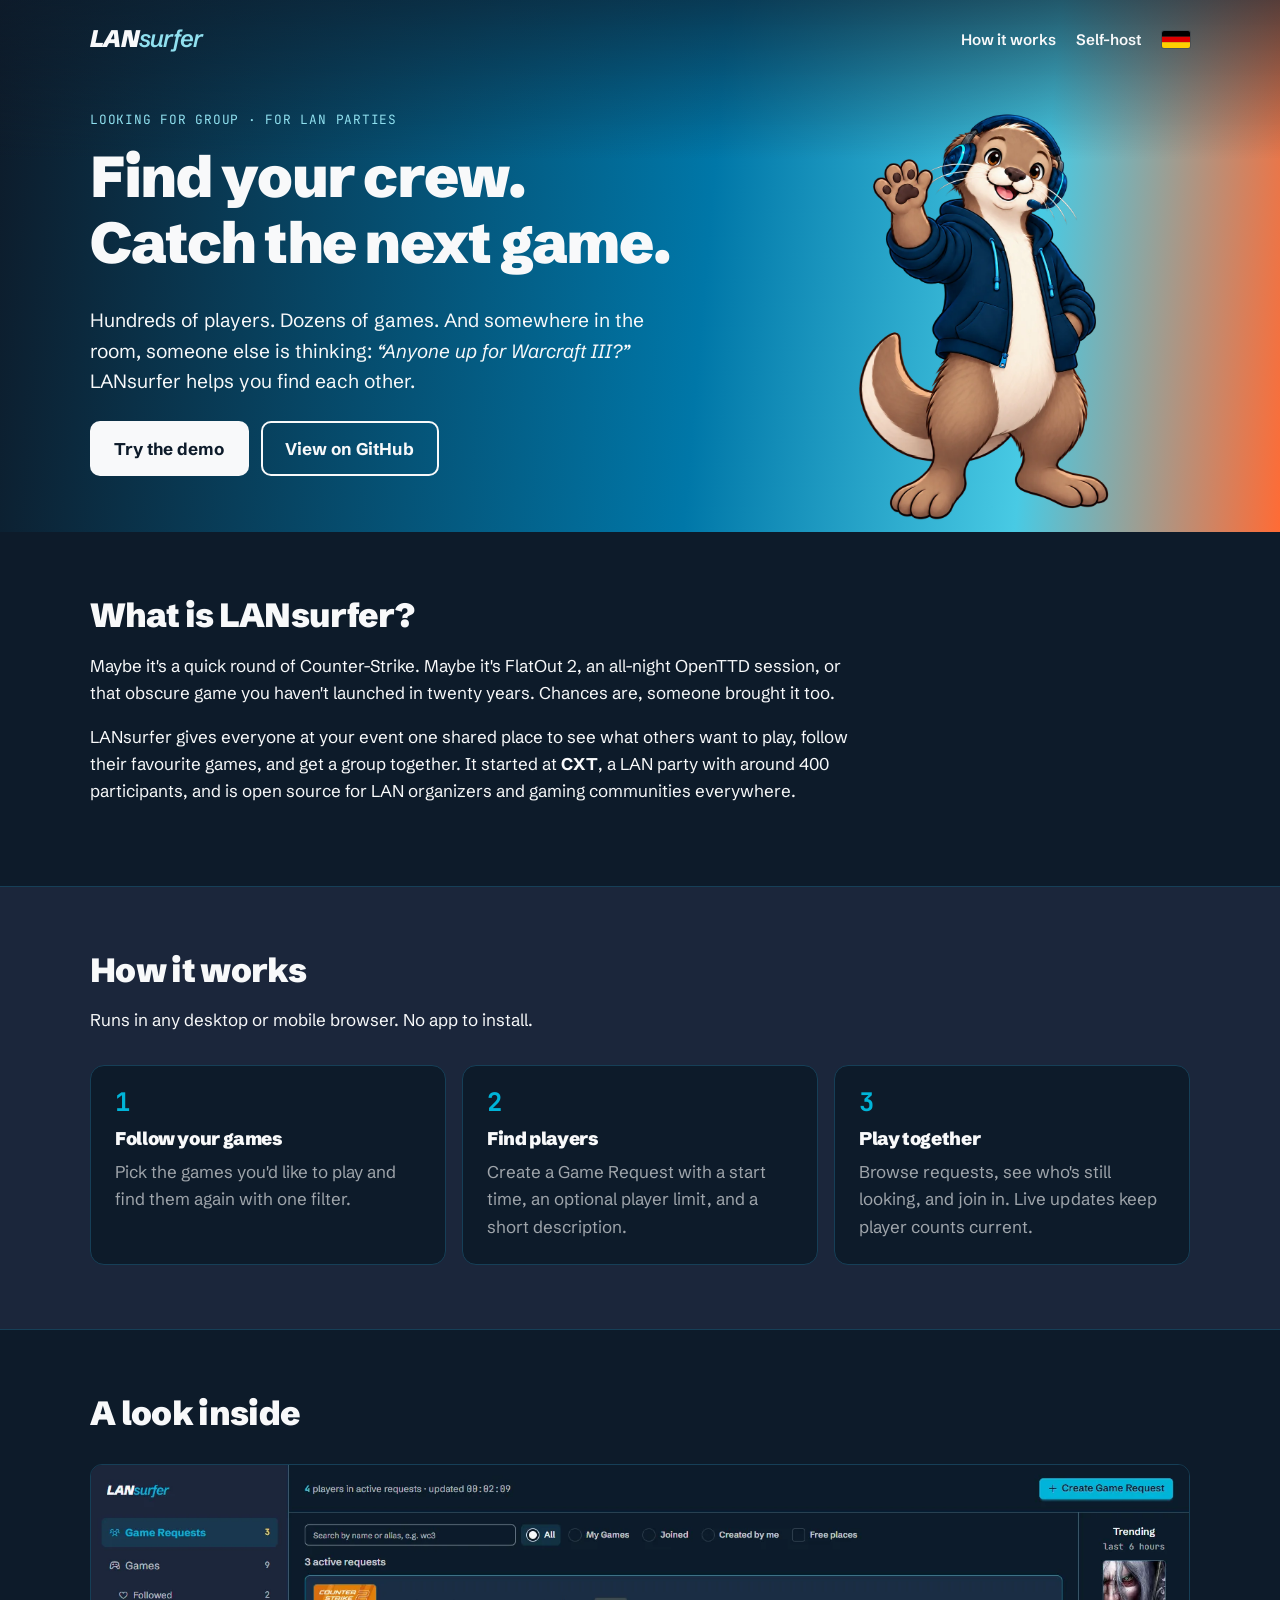
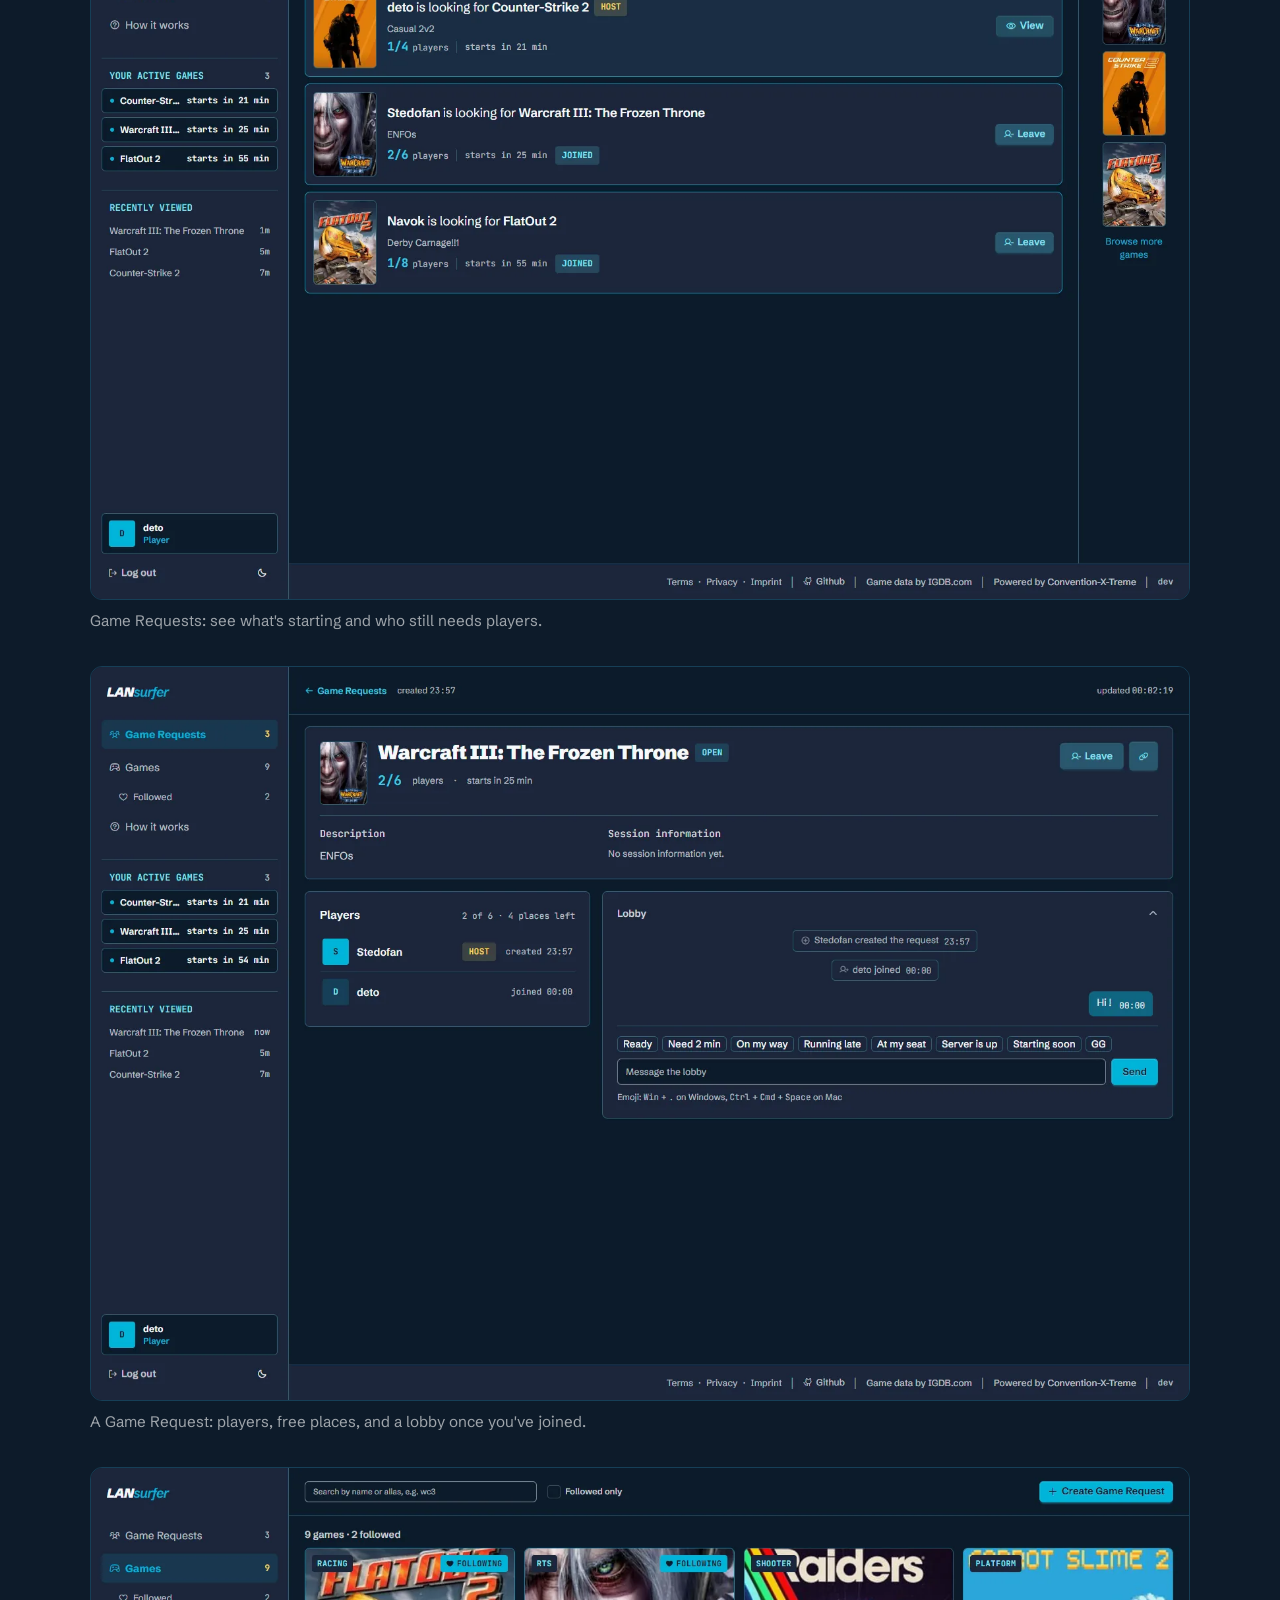
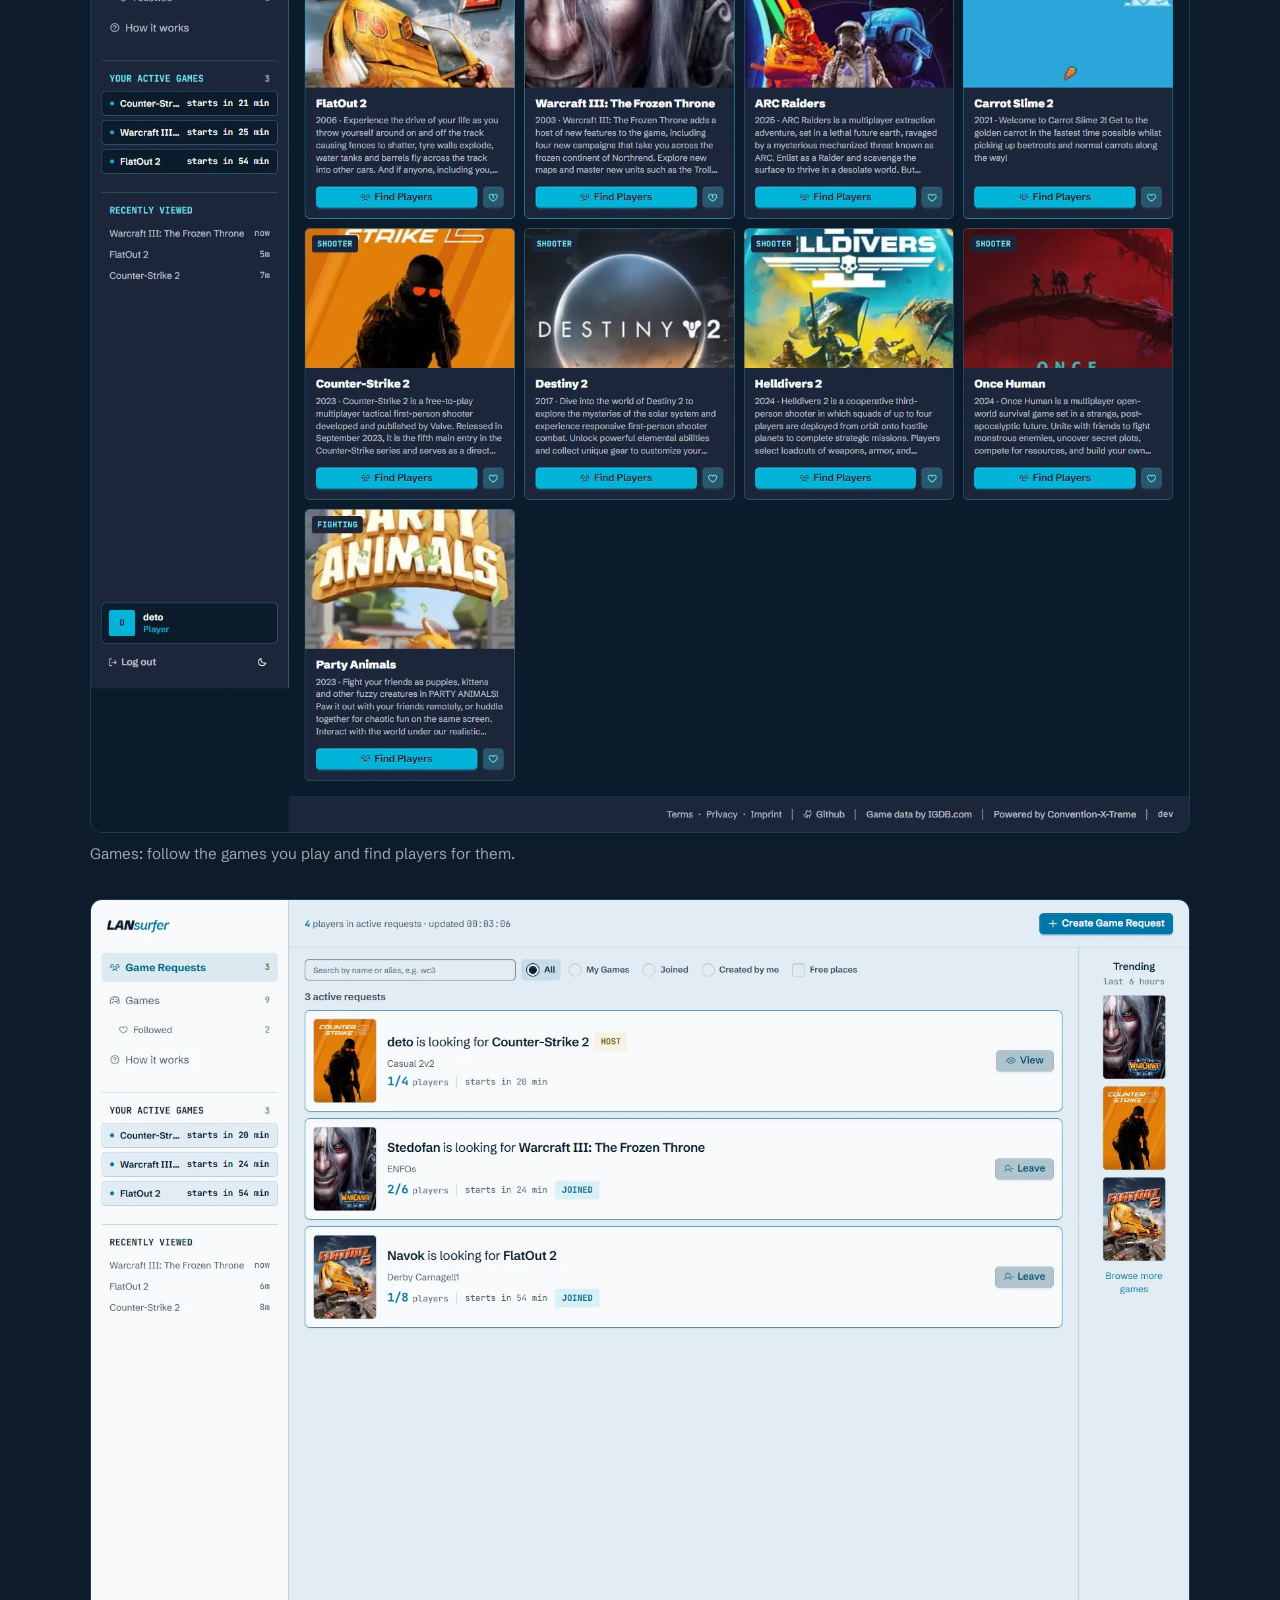
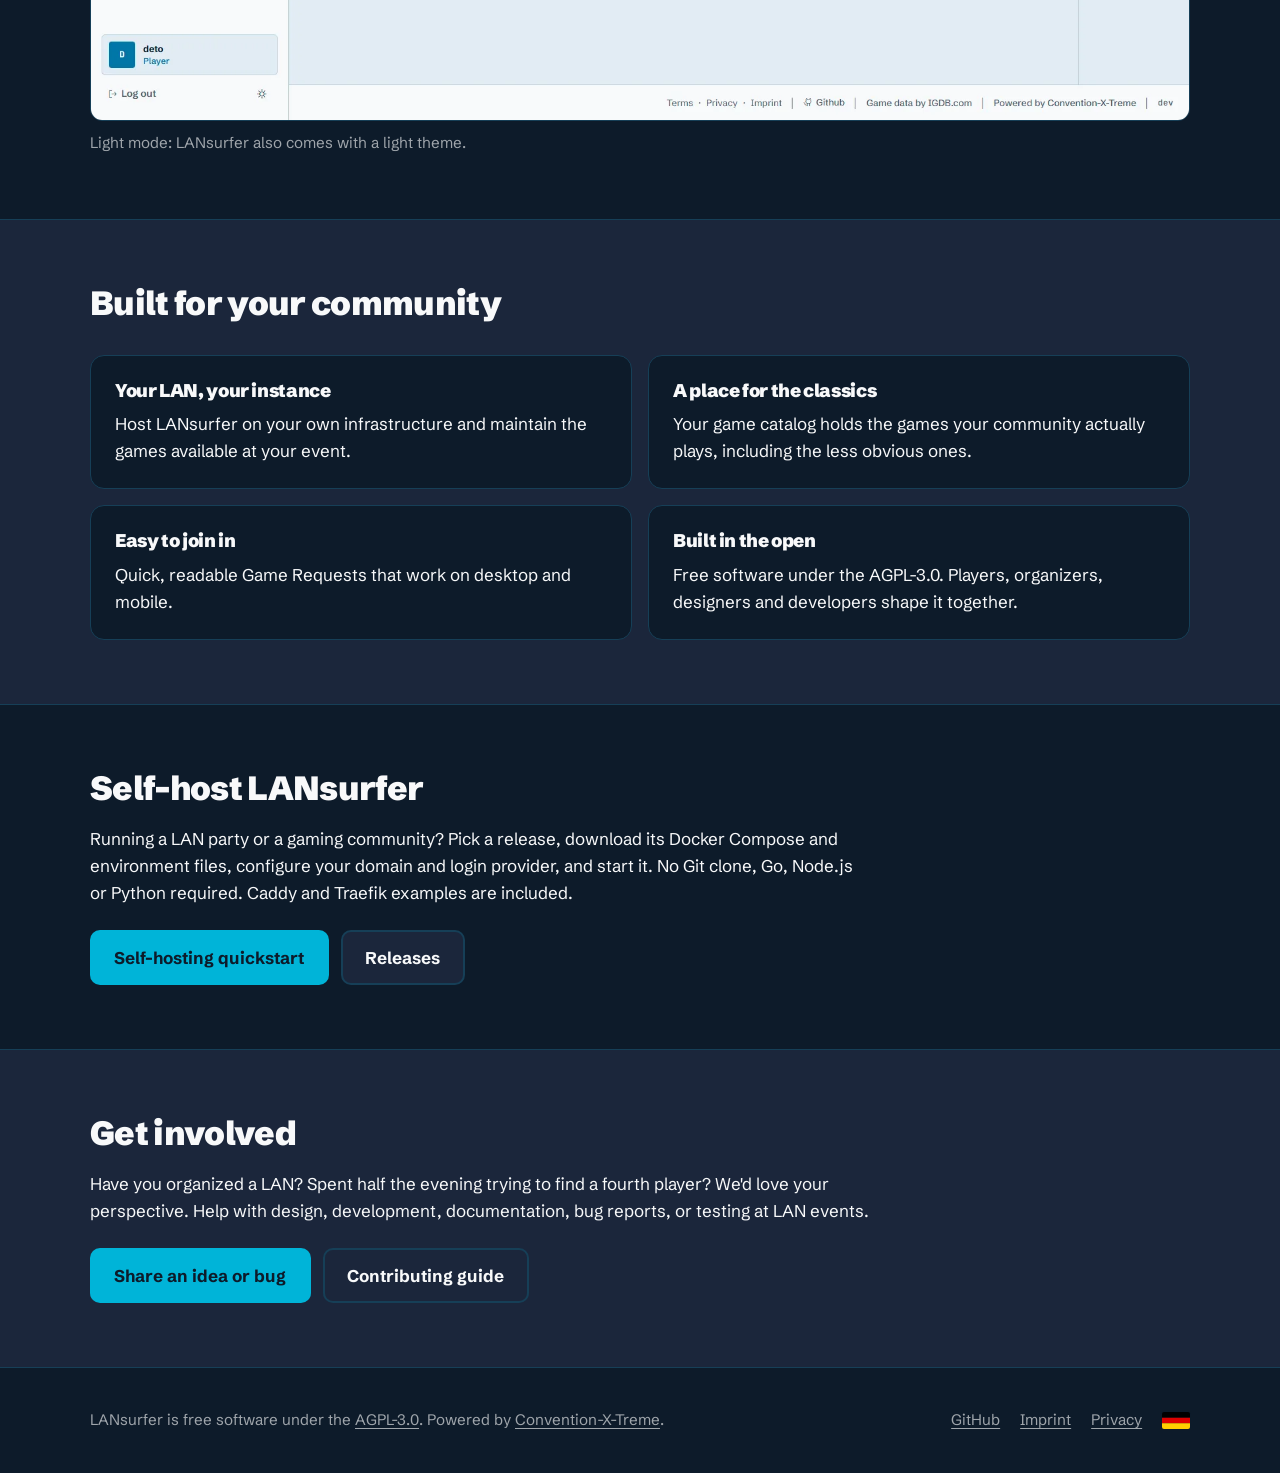
<file: site/index.html>
<!doctype html>
<html lang="en">
<head>
<meta charset="utf-8">
<meta name="viewport" content="width=device-width, initial-scale=1">
<title>LANsurfer – Find your crew. Catch the next game.</title>
<meta name="description" content="LANsurfer is a free, self-hosted Looking-for-Group platform for LAN parties and gaming communities. Follow games, find players, play together.">
<link rel="canonical" href="https://www.lansurfer.de/">
<link rel="alternate" hreflang="en" href="https://www.lansurfer.de/">
<link rel="alternate" hreflang="de" href="https://www.lansurfer.de/de/">
<link rel="alternate" hreflang="x-default" href="https://www.lansurfer.de/">
<link rel="icon" href="assets/images/favicon.ico" sizes="any">
<link rel="icon" href="assets/images/favicon-32.png" type="image/png">
<link rel="apple-touch-icon" href="assets/images/apple-touch-icon-180.png">
<link rel="stylesheet" href="assets/site.css">
</head>
<body>
<a class="skip" href="#main">Skip to content</a>
<header class="hero">
  <div class="wrap top">
    <a class="wordmark" href="./"><b>LAN</b><span>surfer</span></a>
    <nav aria-label="Main">
      <a class="hide-sm" href="#how">How it works</a>
      <a class="hide-sm" href="#self-host">Self-host</a>
      <a class="lang" href="de/" hreflang="de" lang="de" title="Deutsch"><img src="assets/images/flag-de.svg" width="25" height="15" alt="Deutsch"></a>
    </nav>
  </div>
  <div class="wrap hero-body">
    <div>
      <p class="mono">Looking for Group · for LAN parties</p>
      <h1>Find your crew. Catch the next game.</h1>
      <p class="lead">Hundreds of players. Dozens of games. And somewhere in the room, someone else is thinking: <em>“Anyone up for Warcraft III?”</em> LANsurfer helps you find each other.</p>
      <div class="actions">
        <a class="btn btn-primary" href="https://demo.lansurfer.de">Try the demo</a>
        <a class="btn btn-quiet" href="https://github.com/convention-x-treme/lansurfer">View on GitHub</a>
      </div>
    </div>
    <img class="otter" src="assets/images/mascot-welcome-pose.webp" width="1040" height="1189" alt="The LANsurfer otter with a headset, waving hello">
  </div>
</header>

<main id="main">
  <section class="wrap intro" id="about">
    <h2>What is LANsurfer?</h2>
    <p>Maybe it's a quick round of Counter-Strike. Maybe it's FlatOut 2, an all-night OpenTTD session, or that obscure game you haven't launched in twenty years. Chances are, someone brought it too.</p>
    <p>LANsurfer gives everyone at your event one shared place to see what others want to play, follow their favourite games, and get a group together. It started at <strong>CXT</strong>, a LAN party with around 400 participants, and is open source for LAN organizers and gaming communities everywhere.</p>
  </section>

  <section class="alt" id="how">
    <div class="wrap">
      <h2>How it works</h2>
      <p>Runs in any desktop or mobile browser. No app to install.</p>
      <ol class="steps">
        <li class="card"><h3>Follow your games</h3><p>Pick the games you'd like to play and find them again with one filter.</p></li>
        <li class="card"><h3>Find players</h3><p>Create a Game Request with a start time, an optional player limit, and a short description.</p></li>
        <li class="card"><h3>Play together</h3><p>Browse requests, see who's still looking, and join in. Live updates keep player counts current.</p></li>
      </ol>
    </div>
  </section>

  <section class="wrap" id="look">
    <h2>A look inside</h2>
    <div class="shots">
      <figure>
        <img src="assets/screenshots/game-requests-dark.webp" width="1665" height="1112" loading="lazy" alt="Game Requests list with open requests for Counter-Strike 2, Warcraft III: The Frozen Throne and FlatOut 2">
        <figcaption>Game Requests: see what's starting and who still needs players.</figcaption>
      </figure>
      <figure>
        <img src="assets/screenshots/game-request-dark.webp" width="1665" height="1112" loading="lazy" alt="A Warcraft III: The Frozen Throne Game Request with two of six players and the lobby chat">
        <figcaption>A Game Request: players, free places, and a lobby once you've joined.</figcaption>
      </figure>
      <figure>
        <img src="assets/screenshots/games-dark.webp" width="1665" height="1462" loading="lazy" alt="Game catalog with cover art for FlatOut 2, Warcraft III, Counter-Strike 2, Helldivers 2 and more, each with a Find Players button">
        <figcaption>Games: follow the games you play and find players for them.</figcaption>
      </figure>
      <figure>
        <img src="assets/screenshots/game-requests-light.webp" width="1665" height="1244" loading="lazy" alt="The Game Requests list in LANsurfer's light theme">
        <figcaption>Light mode: LANsurfer also comes with a light theme.</figcaption>
      </figure>
    </div>
  </section>

  <section class="alt">
    <div class="wrap">
      <h2>Built for your community</h2>
      <div class="split">
        <div class="card"><h3>Your LAN, your instance</h3><p>Host LANsurfer on your own infrastructure and maintain the games available at your event.</p></div>
        <div class="card"><h3>A place for the classics</h3><p>Your game catalog holds the games your community actually plays, including the less obvious ones.</p></div>
        <div class="card"><h3>Easy to join in</h3><p>Quick, readable Game Requests that work on desktop and mobile.</p></div>
        <div class="card"><h3>Built in the open</h3><p>Free software under the AGPL-3.0. Players, organizers, designers and developers shape it together.</p></div>
      </div>
    </div>
  </section>

  <section class="wrap intro" id="self-host">
    <h2>Self-host LANsurfer</h2>
    <p>Running a LAN party or a gaming community? Pick a release, download its Docker Compose and environment files, configure your domain and login provider, and start it. No Git clone, Go, Node.js or Python required. Caddy and Traefik examples are included.</p>
    <div class="actions">
      <a class="btn btn-primary" href="https://github.com/convention-x-treme/lansurfer/blob/main/docs/SELF_HOSTING.md">Self-hosting quickstart</a>
      <a class="btn btn-quiet" href="https://github.com/convention-x-treme/lansurfer/releases">Releases</a>
    </div>
  </section>

  <section class="alt" id="involved">
    <div class="wrap intro">
      <h2>Get involved</h2>
      <p>Have you organized a LAN? Spent half the evening trying to find a fourth player? We'd love your perspective. Help with design, development, documentation, bug reports, or testing at LAN events.</p>
      <div class="actions">
        <a class="btn btn-primary" href="https://github.com/convention-x-treme/lansurfer/issues">Share an idea or bug</a>
        <a class="btn btn-quiet" href="https://github.com/convention-x-treme/lansurfer/blob/main/CONTRIBUTING.md">Contributing guide</a>
      </div>
    </div>
  </section>
</main>

<footer>
  <div class="wrap">
    <span>LANsurfer is free software under the <a href="https://github.com/convention-x-treme/lansurfer/blob/main/LICENSE">AGPL-3.0</a>. Powered by <a href="https://www.convention-x-treme.de">Convention-X-Treme</a>.</span>
    <nav aria-label="Footer">
      <a href="https://github.com/convention-x-treme/lansurfer">GitHub</a>
      <a href="imprint/">Imprint</a>
      <a href="privacy/">Privacy</a>
      <a class="lang" href="de/" hreflang="de" lang="de" title="Deutsch"><img src="assets/images/flag-de.svg" width="25" height="15" alt="Deutsch"></a>
    </nav>
  </div>
</footer>
</body>
</html>
</file>
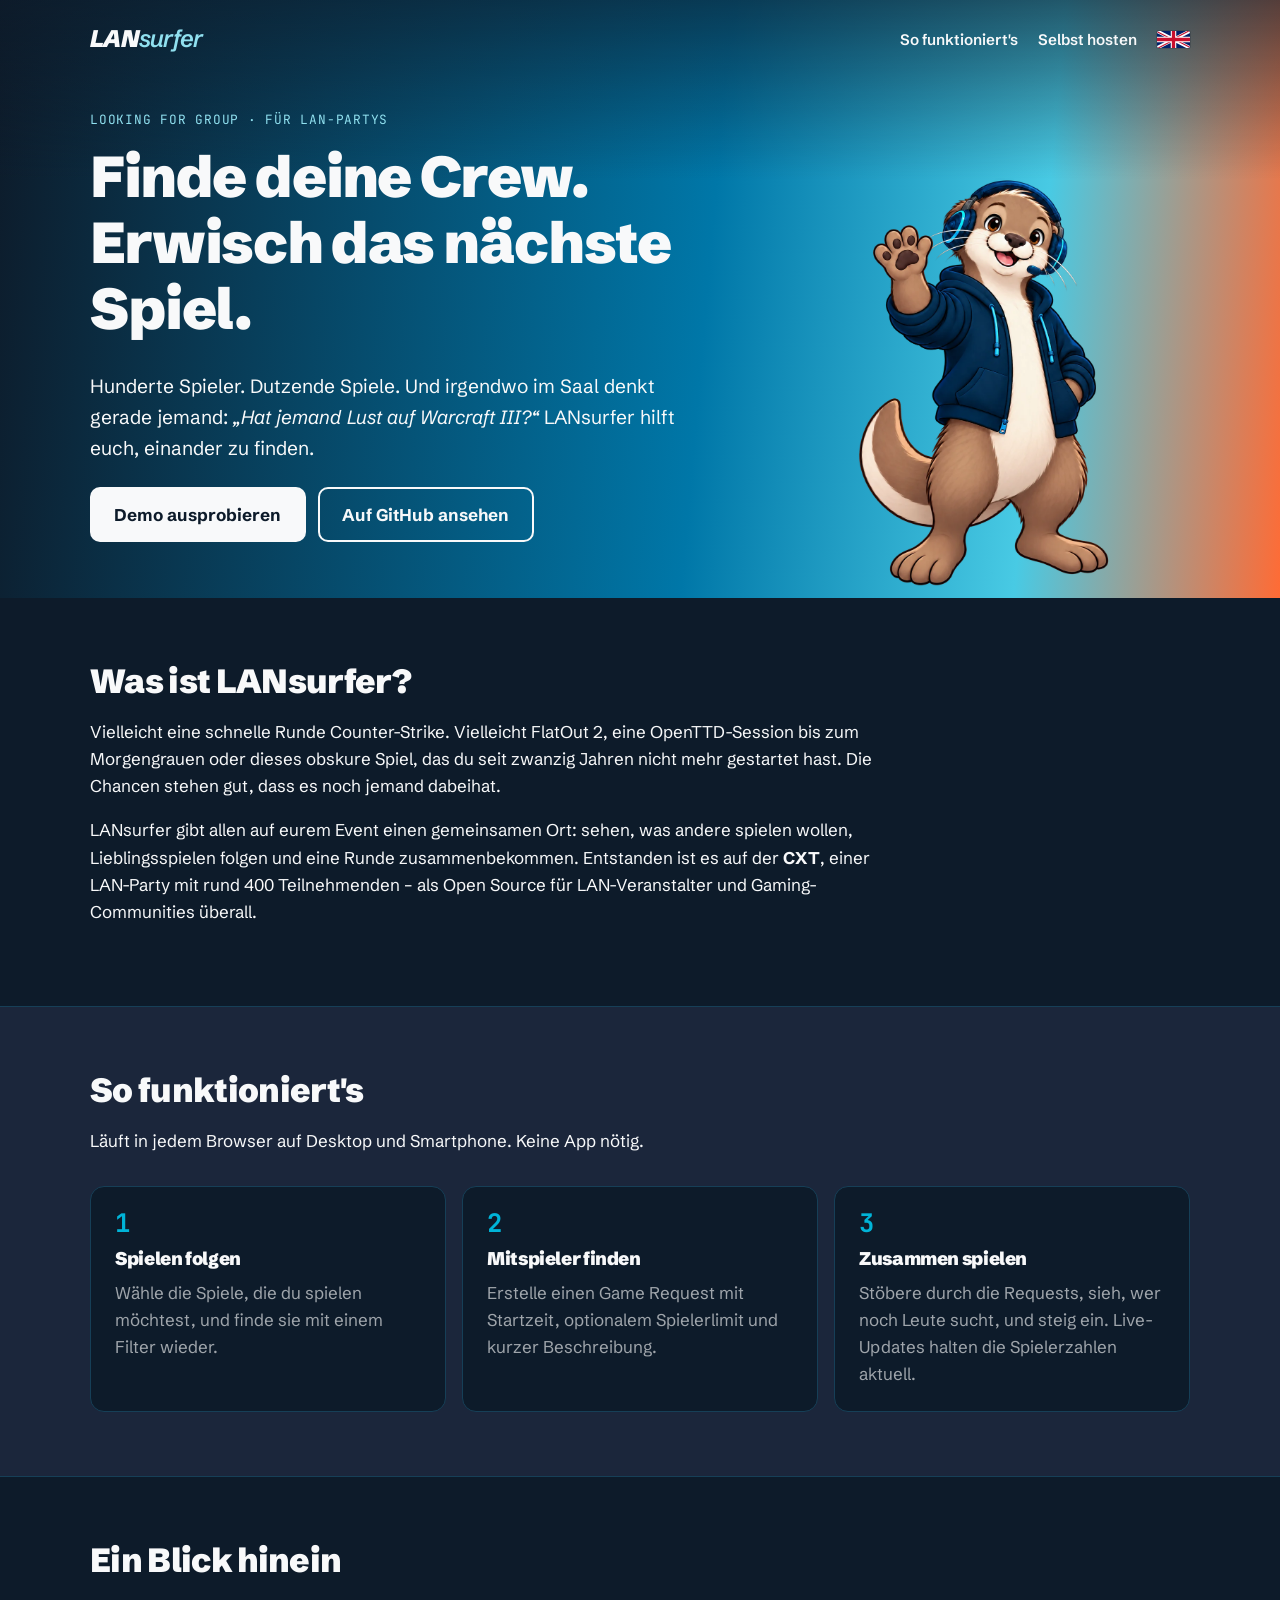
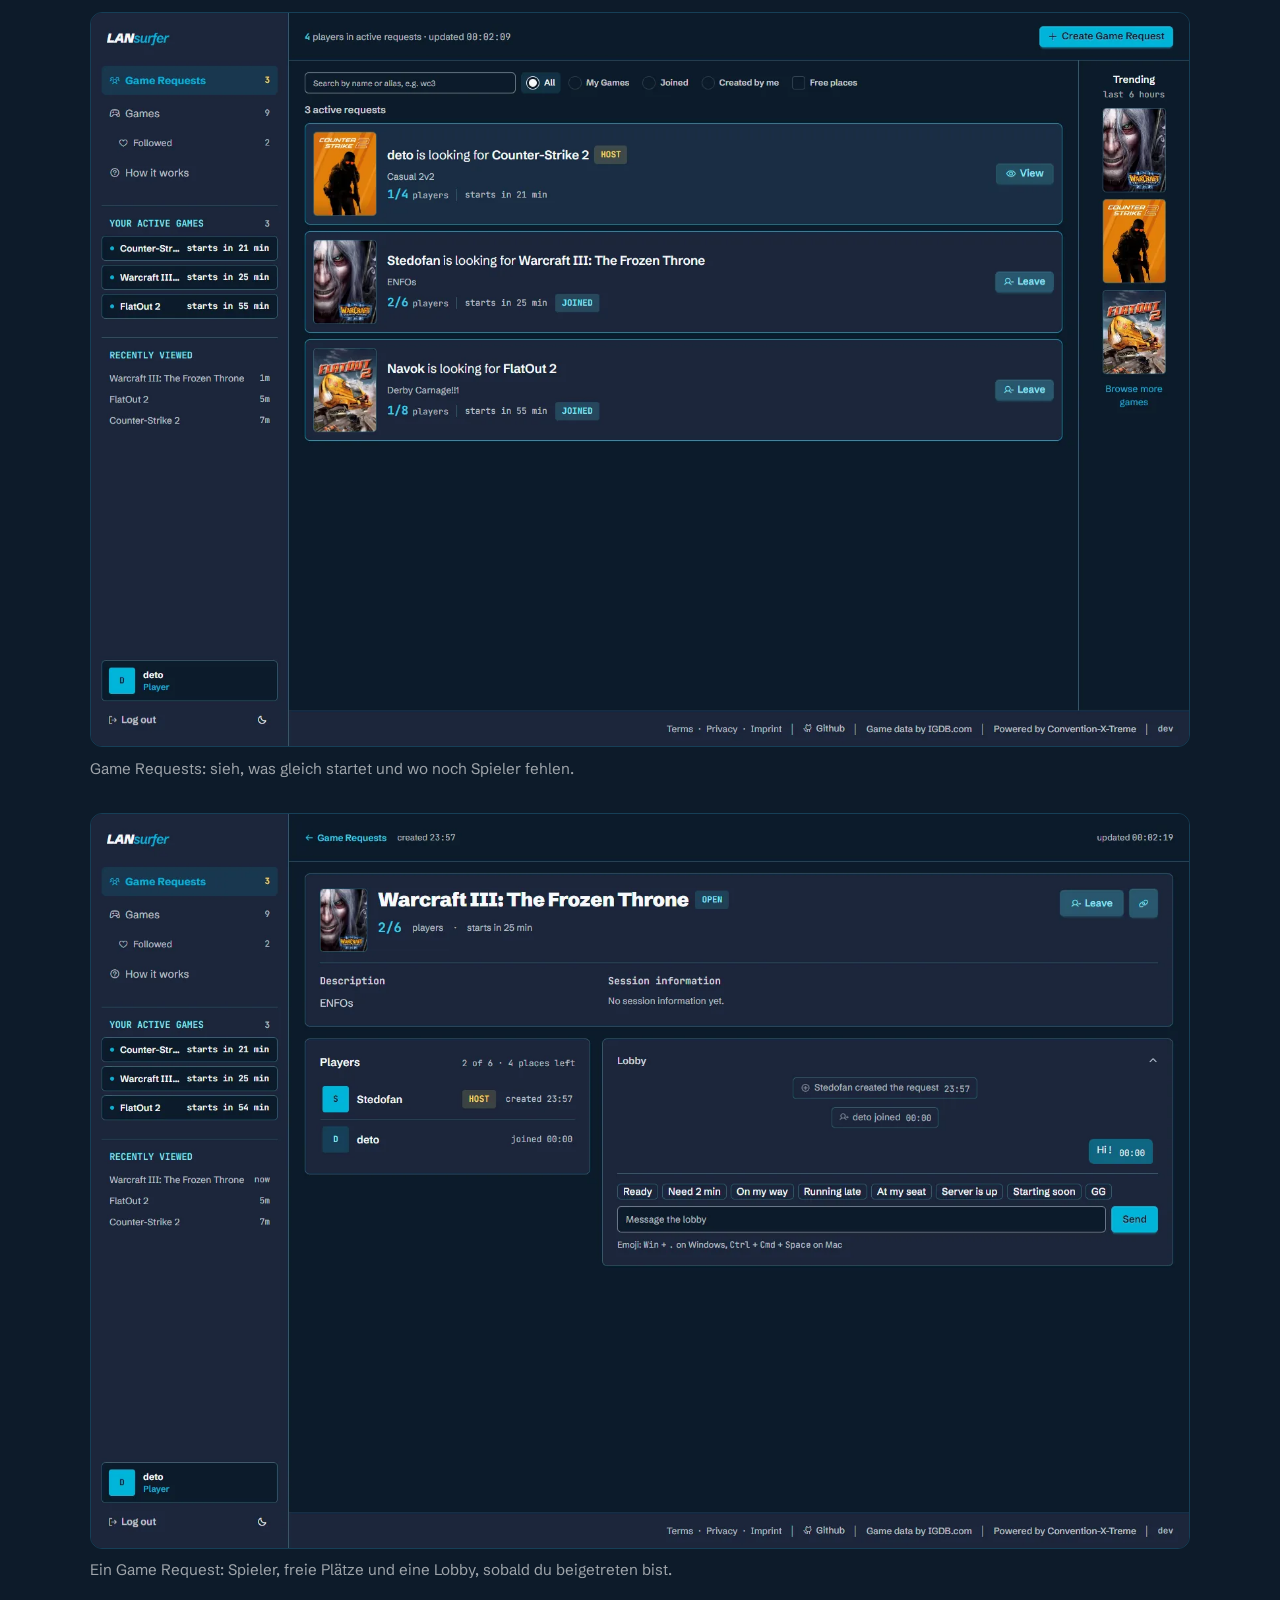
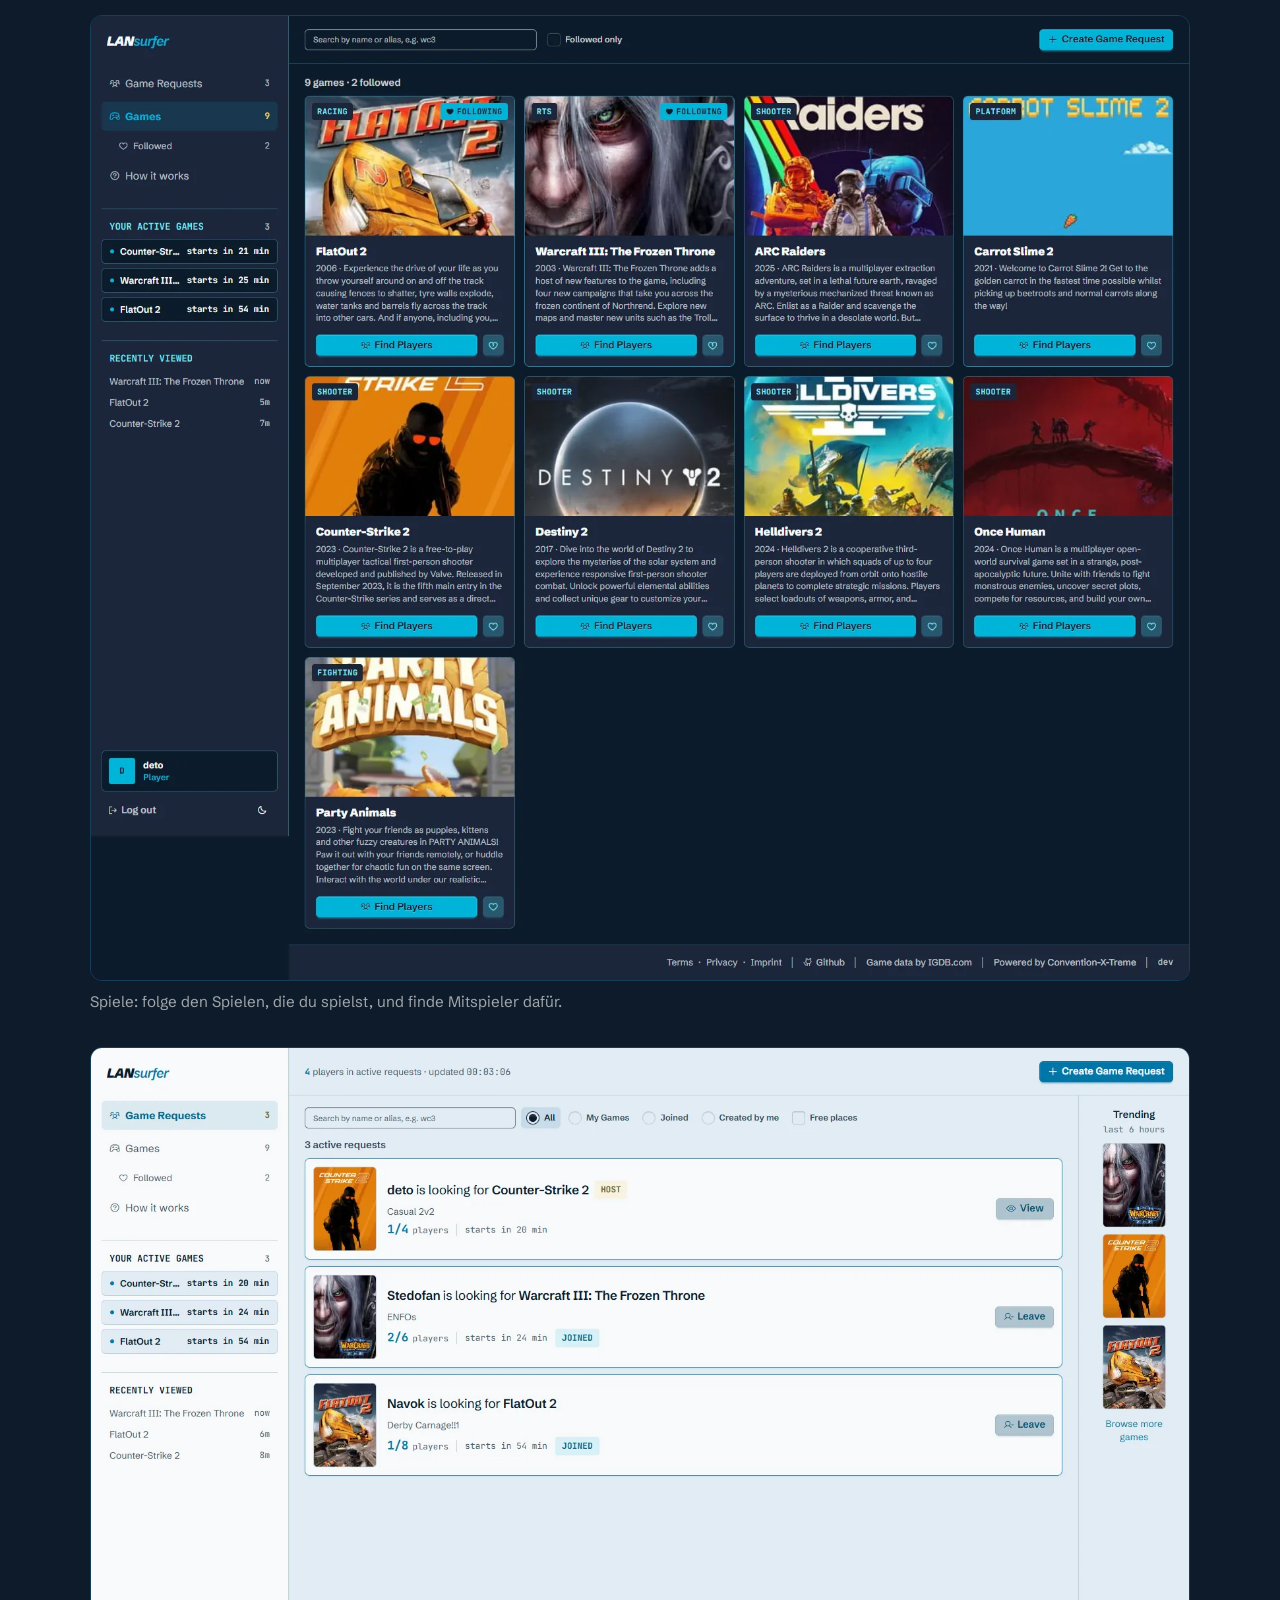
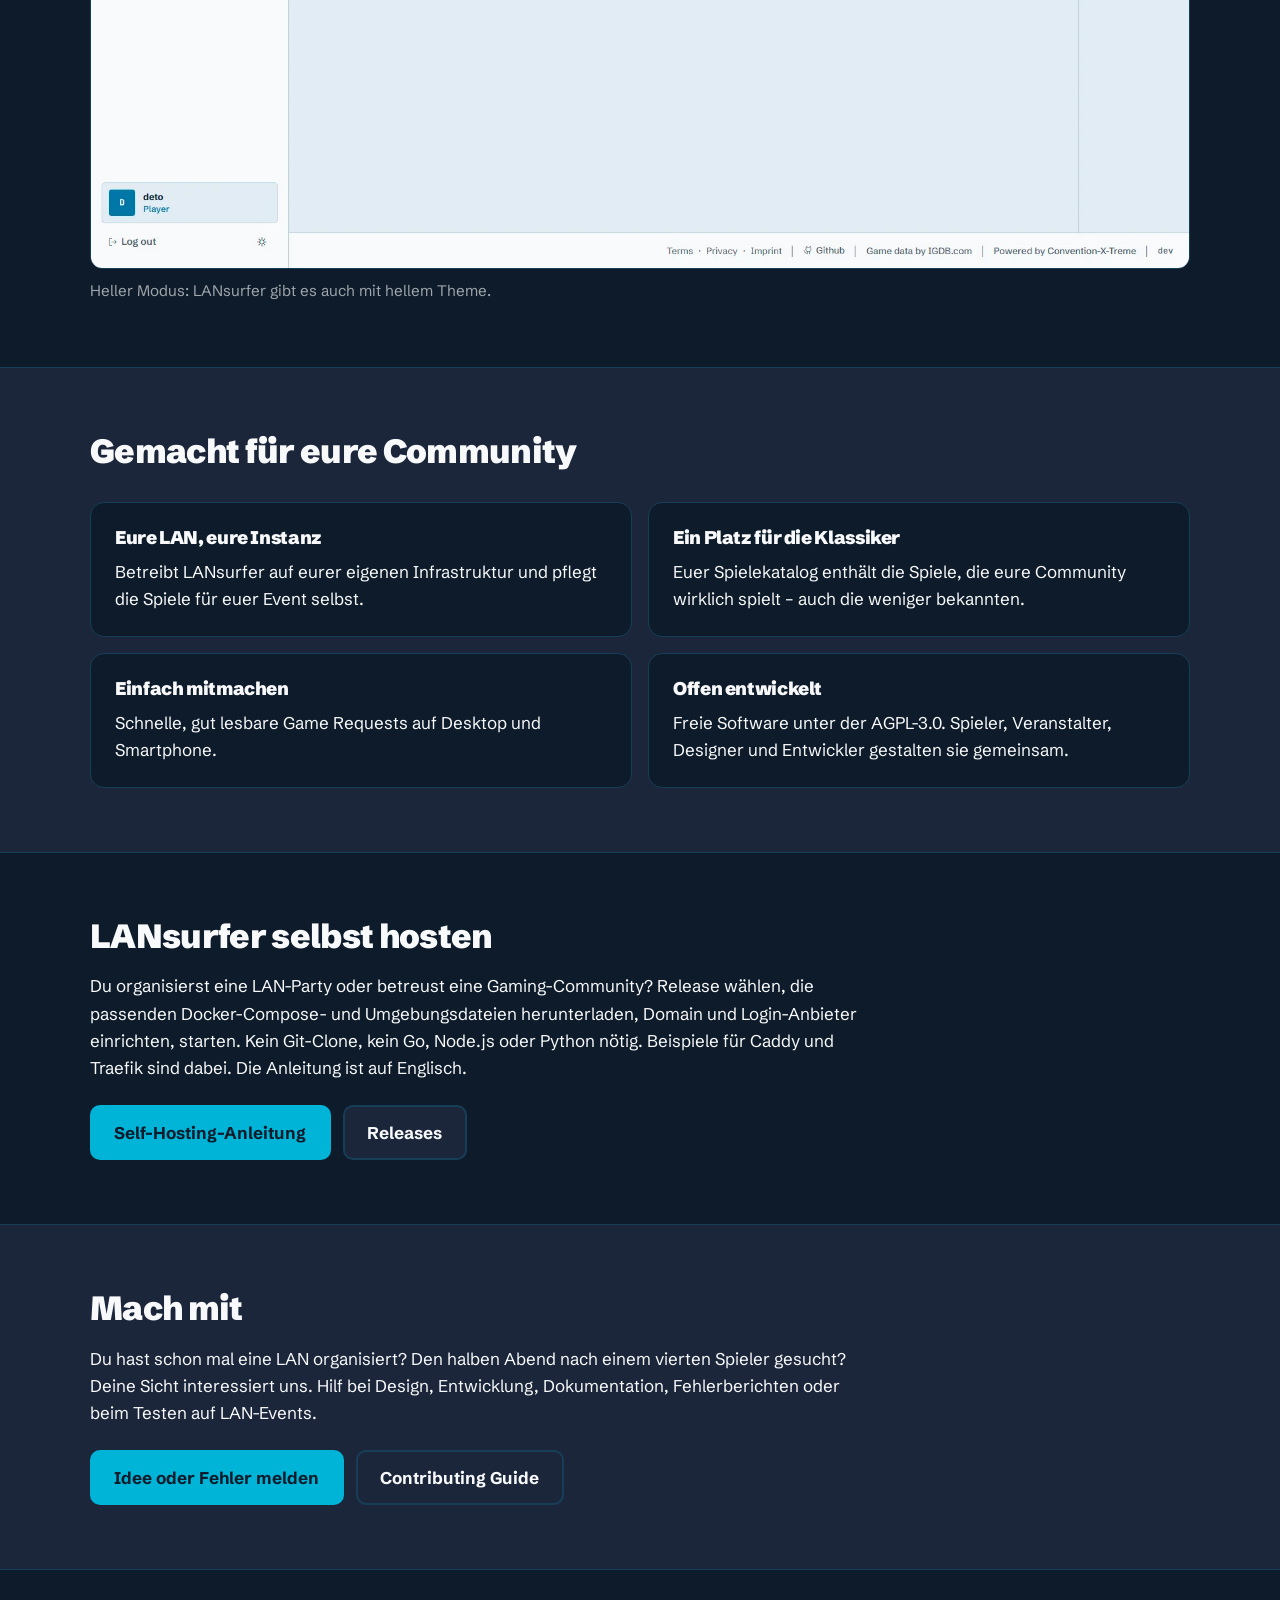
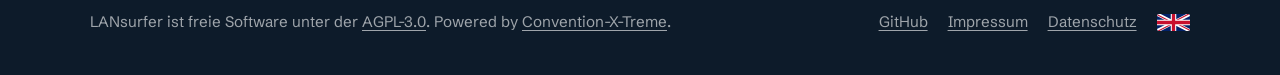
<file: site/de/index.html>
<!doctype html>
<html lang="de">
<head>
<meta charset="utf-8">
<meta name="viewport" content="width=device-width, initial-scale=1">
<title>LANsurfer – Finde deine Crew. Erwisch das nächste Spiel.</title>
<meta name="description" content="LANsurfer ist eine freie, selbst gehostete Looking-for-Group-Plattform für LAN-Partys und Gaming-Communities. Spielen folgen, Mitspieler finden, zusammen zocken.">
<link rel="canonical" href="https://www.lansurfer.de/de/">
<link rel="alternate" hreflang="en" href="https://www.lansurfer.de/">
<link rel="alternate" hreflang="de" href="https://www.lansurfer.de/de/">
<link rel="alternate" hreflang="x-default" href="https://www.lansurfer.de/">
<link rel="icon" href="../assets/images/favicon.ico" sizes="any">
<link rel="icon" href="../assets/images/favicon-32.png" type="image/png">
<link rel="apple-touch-icon" href="../assets/images/apple-touch-icon-180.png">
<link rel="stylesheet" href="../assets/site.css">
</head>
<body>
<a class="skip" href="#main">Zum Inhalt springen</a>
<header class="hero">
  <div class="wrap top">
    <a class="wordmark" href="./"><b>LAN</b><span>surfer</span></a>
    <nav aria-label="Hauptnavigation">
      <a class="hide-sm" href="#how">So funktioniert's</a>
      <a class="hide-sm" href="#self-host">Selbst hosten</a>
      <a class="lang" href="../" hreflang="en" lang="en" title="English"><img src="../assets/images/flag-gb.svg" width="30" height="15" alt="English"></a>
    </nav>
  </div>
  <div class="wrap hero-body">
    <div>
      <p class="mono">Looking for Group · für LAN-Partys</p>
      <h1>Finde deine Crew. Erwisch das nächste Spiel.</h1>
      <p class="lead">Hunderte Spieler. Dutzende Spiele. Und irgendwo im Saal denkt gerade jemand: <em>„Hat jemand Lust auf Warcraft III?“</em> LANsurfer hilft euch, einander zu finden.</p>
      <div class="actions">
        <a class="btn btn-primary" href="https://demo.lansurfer.de">Demo ausprobieren</a>
        <a class="btn btn-quiet" href="https://github.com/convention-x-treme/lansurfer">Auf GitHub ansehen</a>
      </div>
    </div>
    <img class="otter" src="../assets/images/mascot-welcome-pose.webp" width="1040" height="1189" alt="Der LANsurfer-Otter mit Headset winkt zur Begrüßung">
  </div>
</header>

<main id="main">
  <section class="wrap intro" id="about">
    <h2>Was ist LANsurfer?</h2>
    <p>Vielleicht eine schnelle Runde Counter-Strike. Vielleicht FlatOut 2, eine OpenTTD-Session bis zum Morgengrauen oder dieses obskure Spiel, das du seit zwanzig Jahren nicht mehr gestartet hast. Die Chancen stehen gut, dass es noch jemand dabeihat.</p>
    <p>LANsurfer gibt allen auf eurem Event einen gemeinsamen Ort: sehen, was andere spielen wollen, Lieblingsspielen folgen und eine Runde zusammenbekommen. Entstanden ist es auf der <strong>CXT</strong>, einer LAN-Party mit rund 400 Teilnehmenden – als Open Source für LAN-Veranstalter und Gaming-Communities überall.</p>
  </section>

  <section class="alt" id="how">
    <div class="wrap">
      <h2>So funktioniert's</h2>
      <p>Läuft in jedem Browser auf Desktop und Smartphone. Keine App nötig.</p>
      <ol class="steps">
        <li class="card"><h3>Spielen folgen</h3><p>Wähle die Spiele, die du spielen möchtest, und finde sie mit einem Filter wieder.</p></li>
        <li class="card"><h3>Mitspieler finden</h3><p>Erstelle einen Game Request mit Startzeit, optionalem Spielerlimit und kurzer Beschreibung.</p></li>
        <li class="card"><h3>Zusammen spielen</h3><p>Stöbere durch die Requests, sieh, wer noch Leute sucht, und steig ein. Live-Updates halten die Spielerzahlen aktuell.</p></li>
      </ol>
    </div>
  </section>

  <section class="wrap" id="look">
    <h2>Ein Blick hinein</h2>
    <div class="shots">
      <figure>
        <img src="../assets/screenshots/game-requests-dark.webp" width="1665" height="1112" loading="lazy" alt="Liste der Game Requests mit offenen Runden für Counter-Strike 2, Warcraft III: The Frozen Throne und FlatOut 2">
        <figcaption>Game Requests: sieh, was gleich startet und wo noch Spieler fehlen.</figcaption>
      </figure>
      <figure>
        <img src="../assets/screenshots/game-request-dark.webp" width="1665" height="1112" loading="lazy" alt="Ein Game Request für Warcraft III: The Frozen Throne mit zwei von sechs Spielern und dem Lobby-Chat">
        <figcaption>Ein Game Request: Spieler, freie Plätze und eine Lobby, sobald du beigetreten bist.</figcaption>
      </figure>
      <figure>
        <img src="../assets/screenshots/games-dark.webp" width="1665" height="1462" loading="lazy" alt="Spielekatalog mit Covern von FlatOut 2, Warcraft III, Counter-Strike 2, Helldivers 2 und weiteren, jeweils mit „Find Players“-Button">
        <figcaption>Spiele: folge den Spielen, die du spielst, und finde Mitspieler dafür.</figcaption>
      </figure>
      <figure>
        <img src="../assets/screenshots/game-requests-light.webp" width="1665" height="1244" loading="lazy" alt="Die Game-Requests-Liste im hellen Theme von LANsurfer">
        <figcaption>Heller Modus: LANsurfer gibt es auch mit hellem Theme.</figcaption>
      </figure>
    </div>
  </section>

  <section class="alt">
    <div class="wrap">
      <h2>Gemacht für eure Community</h2>
      <div class="split">
        <div class="card"><h3>Eure LAN, eure Instanz</h3><p>Betreibt LANsurfer auf eurer eigenen Infrastruktur und pflegt die Spiele für euer Event selbst.</p></div>
        <div class="card"><h3>Ein Platz für die Klassiker</h3><p>Euer Spielekatalog enthält die Spiele, die eure Community wirklich spielt – auch die weniger bekannten.</p></div>
        <div class="card"><h3>Einfach mitmachen</h3><p>Schnelle, gut lesbare Game Requests auf Desktop und Smartphone.</p></div>
        <div class="card"><h3>Offen entwickelt</h3><p>Freie Software unter der AGPL-3.0. Spieler, Veranstalter, Designer und Entwickler gestalten sie gemeinsam.</p></div>
      </div>
    </div>
  </section>

  <section class="wrap intro" id="self-host">
    <h2>LANsurfer selbst hosten</h2>
    <p>Du organisierst eine LAN-Party oder betreust eine Gaming-Community? Release wählen, die passenden Docker-Compose- und Umgebungsdateien herunterladen, Domain und Login-Anbieter einrichten, starten. Kein Git-Clone, kein Go, Node.js oder Python nötig. Beispiele für Caddy und Traefik sind dabei. Die Anleitung ist auf Englisch.</p>
    <div class="actions">
      <a class="btn btn-primary" href="https://github.com/convention-x-treme/lansurfer/blob/main/docs/SELF_HOSTING.md" hreflang="en">Self-Hosting-Anleitung</a>
      <a class="btn btn-quiet" href="https://github.com/convention-x-treme/lansurfer/releases">Releases</a>
    </div>
  </section>

  <section class="alt" id="involved">
    <div class="wrap intro">
      <h2>Mach mit</h2>
      <p>Du hast schon mal eine LAN organisiert? Den halben Abend nach einem vierten Spieler gesucht? Deine Sicht interessiert uns. Hilf bei Design, Entwicklung, Dokumentation, Fehlerberichten oder beim Testen auf LAN-Events.</p>
      <div class="actions">
        <a class="btn btn-primary" href="https://github.com/convention-x-treme/lansurfer/issues">Idee oder Fehler melden</a>
        <a class="btn btn-quiet" href="https://github.com/convention-x-treme/lansurfer/blob/main/CONTRIBUTING.md" hreflang="en">Contributing Guide</a>
      </div>
    </div>
  </section>
</main>

<footer>
  <div class="wrap">
    <span>LANsurfer ist freie Software unter der <a href="https://github.com/convention-x-treme/lansurfer/blob/main/LICENSE">AGPL-3.0</a>. Powered by <a href="https://www.convention-x-treme.de">Convention-X-Treme</a>.</span>
    <nav aria-label="Fußzeile">
      <a href="https://github.com/convention-x-treme/lansurfer">GitHub</a>
      <a href="impressum/">Impressum</a>
      <a href="datenschutz/">Datenschutz</a>
      <a class="lang" href="../" hreflang="en" lang="en" title="English"><img src="../assets/images/flag-gb.svg" width="30" height="15" alt="English"></a>
    </nav>
  </div>
</footer>
</body>
</html>
</file>
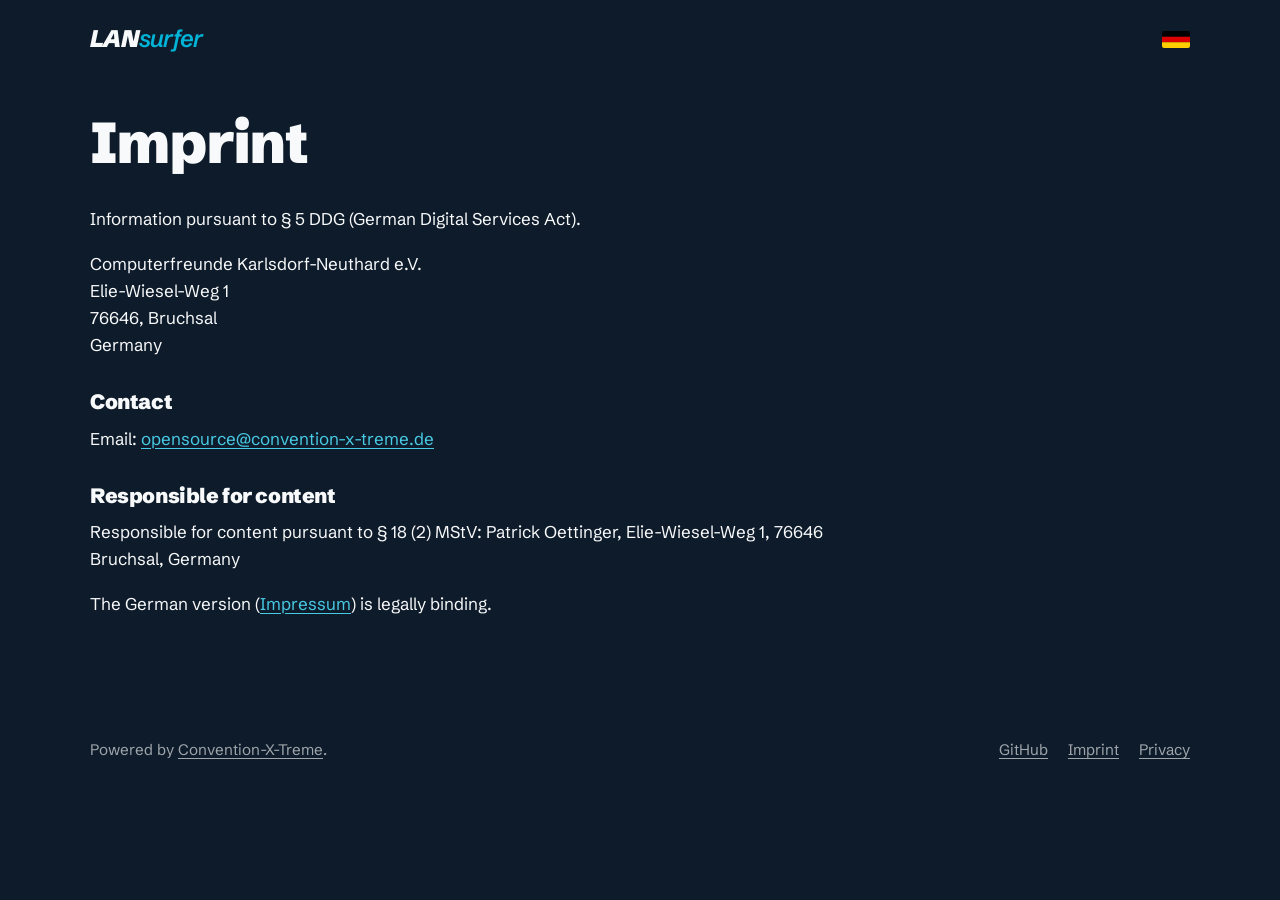
<file: site/imprint/index.html>
<!doctype html>
<html lang="en">
<head>
<meta charset="utf-8">
<meta name="viewport" content="width=device-width, initial-scale=1">
<title>Imprint – LANsurfer</title>
<meta name="description" content="Imprint of the LANsurfer project website.">
<link rel="canonical" href="https://www.lansurfer.de/imprint/">
<link rel="alternate" hreflang="en" href="https://www.lansurfer.de/imprint/">
<link rel="alternate" hreflang="de" href="https://www.lansurfer.de/de/impressum/">
<link rel="alternate" hreflang="x-default" href="https://www.lansurfer.de/imprint/">
<link rel="icon" href="../assets/images/favicon.ico" sizes="any">
<link rel="icon" href="../assets/images/favicon-32.png" type="image/png">
<link rel="apple-touch-icon" href="../assets/images/apple-touch-icon-180.png">
<link rel="stylesheet" href="../assets/site.css">
</head>
<body>
<a class="skip" href="#main">Skip to content</a>
<header class="wrap top">
  <a class="wordmark" href="../"><b>LAN</b><span>surfer</span></a>
  <nav aria-label="Main">
    <a class="lang" href="../de/impressum/" hreflang="de" lang="de" title="Deutsch"><img src="../assets/images/flag-de.svg" width="25" height="15" alt="Deutsch"></a>
  </nav>
</header>
<main id="main" class="wrap legal">
<h1>Imprint</h1>
<p>Information pursuant to § 5 DDG (German Digital Services Act).</p>
<p>Computerfreunde Karlsdorf-Neuthard e.V.<br>Elie-Wiesel-Weg 1<br>76646, Bruchsal<br>Germany</p>
<h2>Contact</h2>
<p>Email: <a href="mailto:opensource@convention-x-treme.de">opensource@convention-x-treme.de</a></p>
<h2>Responsible for content</h2>
<p>Responsible for content pursuant to § 18 (2) MStV: Patrick Oettinger, Elie-Wiesel-Weg 1, 76646 Bruchsal, Germany</p>
<p>The German version (<a href="../de/impressum/" hreflang="de">Impressum</a>) is legally binding.</p>
</main>
<footer>
  <div class="wrap">
    <span>Powered by <a href="https://www.convention-x-treme.de">Convention-X-Treme</a>.</span>
    <nav aria-label="Footer">
      <a href="https://github.com/convention-x-treme/lansurfer">GitHub</a>
      <a href="../imprint/">Imprint</a>
      <a href="../privacy/">Privacy</a>
    </nav>
  </div>
</footer>
</body>
</html>
</file>
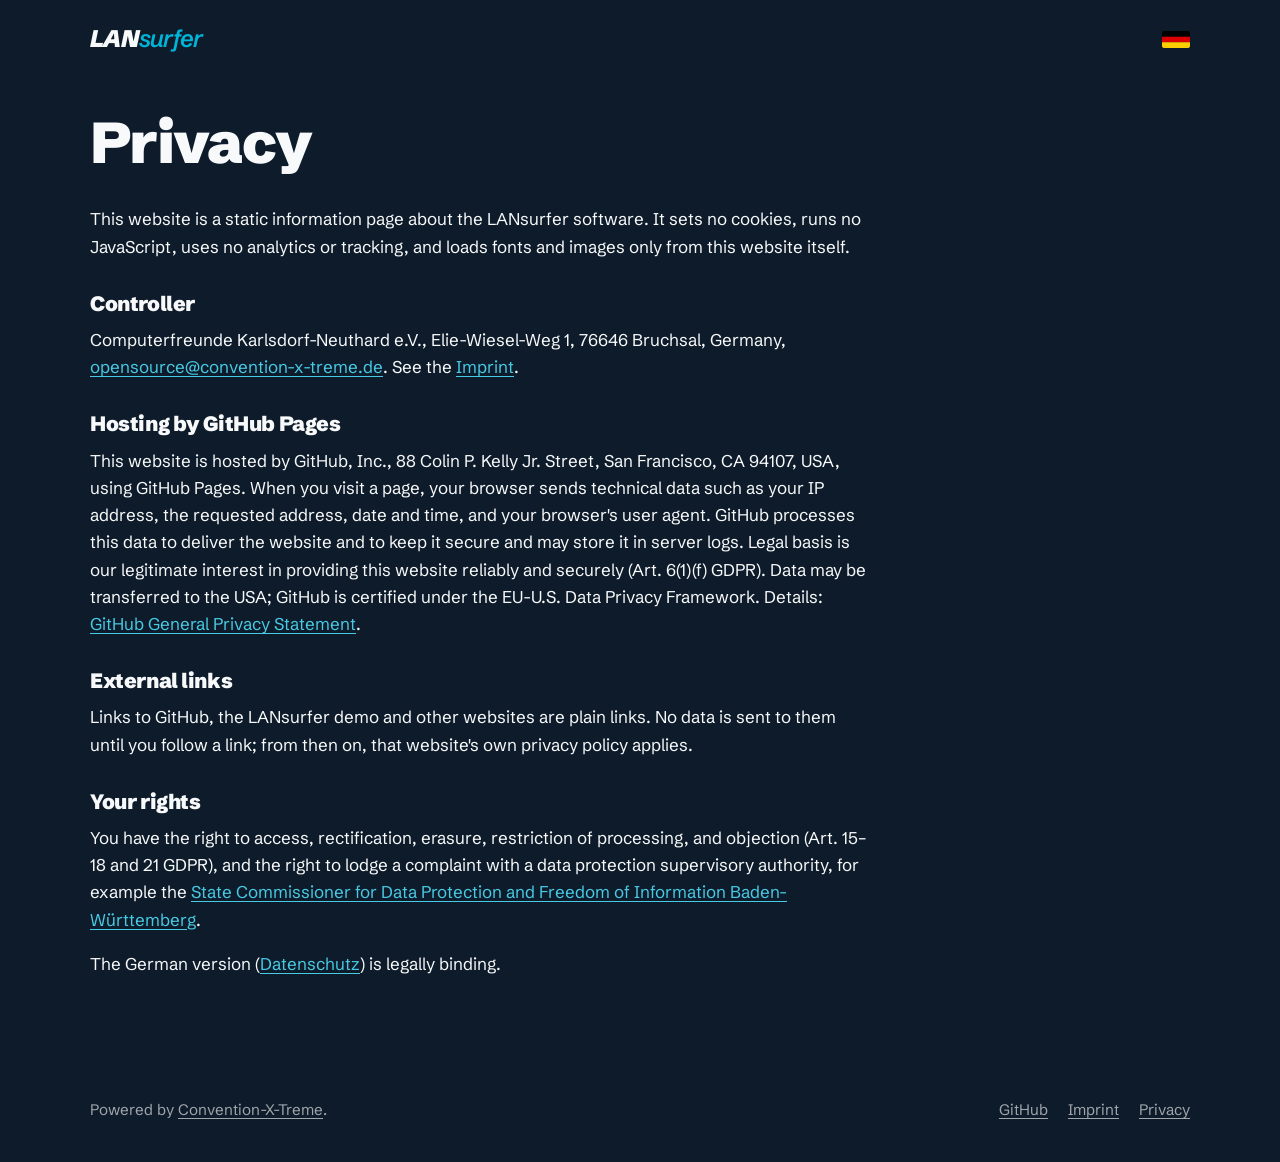
<file: site/privacy/index.html>
<!doctype html>
<html lang="en">
<head>
<meta charset="utf-8">
<meta name="viewport" content="width=device-width, initial-scale=1">
<title>Privacy – LANsurfer</title>
<meta name="description" content="Privacy policy of the LANsurfer project website.">
<link rel="canonical" href="https://www.lansurfer.de/privacy/">
<link rel="alternate" hreflang="en" href="https://www.lansurfer.de/privacy/">
<link rel="alternate" hreflang="de" href="https://www.lansurfer.de/de/datenschutz/">
<link rel="alternate" hreflang="x-default" href="https://www.lansurfer.de/privacy/">
<link rel="icon" href="../assets/images/favicon.ico" sizes="any">
<link rel="icon" href="../assets/images/favicon-32.png" type="image/png">
<link rel="apple-touch-icon" href="../assets/images/apple-touch-icon-180.png">
<link rel="stylesheet" href="../assets/site.css">
</head>
<body>
<a class="skip" href="#main">Skip to content</a>
<header class="wrap top">
  <a class="wordmark" href="../"><b>LAN</b><span>surfer</span></a>
  <nav aria-label="Main">
    <a class="lang" href="../de/datenschutz/" hreflang="de" lang="de" title="Deutsch"><img src="../assets/images/flag-de.svg" width="25" height="15" alt="Deutsch"></a>
  </nav>
</header>
<main id="main" class="wrap legal">
<h1>Privacy</h1>
<p>This website is a static information page about the LANsurfer software. It sets no cookies, runs no JavaScript, uses no analytics or tracking, and loads fonts and images only from this website itself.</p>
<h2>Controller</h2>
<p>Computerfreunde Karlsdorf-Neuthard e.V., Elie-Wiesel-Weg 1, 76646 Bruchsal, Germany, <a href="mailto:opensource@convention-x-treme.de">opensource@convention-x-treme.de</a>. See the <a href="../imprint/">Imprint</a>.</p>
<h2>Hosting by GitHub Pages</h2>
<p>This website is hosted by GitHub, Inc., 88 Colin P. Kelly Jr. Street, San Francisco, CA 94107, USA, using GitHub Pages. When you visit a page, your browser sends technical data such as your IP address, the requested address, date and time, and your browser's user agent. GitHub processes this data to deliver the website and to keep it secure and may store it in server logs. Legal basis is our legitimate interest in providing this website reliably and securely (Art. 6(1)(f) GDPR). Data may be transferred to the USA; GitHub is certified under the EU-U.S. Data Privacy Framework. Details: <a href="https://docs.github.com/en/site-policy/privacy-policies/github-general-privacy-statement">GitHub General Privacy Statement</a>.</p>
<h2>External links</h2>
<p>Links to GitHub, the LANsurfer demo and other websites are plain links. No data is sent to them until you follow a link; from then on, that website's own privacy policy applies.</p>
<h2>Your rights</h2>
<p>You have the right to access, rectification, erasure, restriction of processing, and objection (Art. 15–18 and 21 GDPR), and the right to lodge a complaint with a data protection supervisory authority, for example the <a href="https://www.baden-wuerttemberg.datenschutz.de/">State Commissioner for Data Protection and Freedom of Information Baden-Württemberg</a>.</p>
<p>The German version (<a href="../de/datenschutz/" hreflang="de">Datenschutz</a>) is legally binding.</p>
</main>
<footer>
  <div class="wrap">
    <span>Powered by <a href="https://www.convention-x-treme.de">Convention-X-Treme</a>.</span>
    <nav aria-label="Footer">
      <a href="https://github.com/convention-x-treme/lansurfer">GitHub</a>
      <a href="../imprint/">Imprint</a>
      <a href="../privacy/">Privacy</a>
    </nav>
  </div>
</footer>
</body>
</html>
</file>
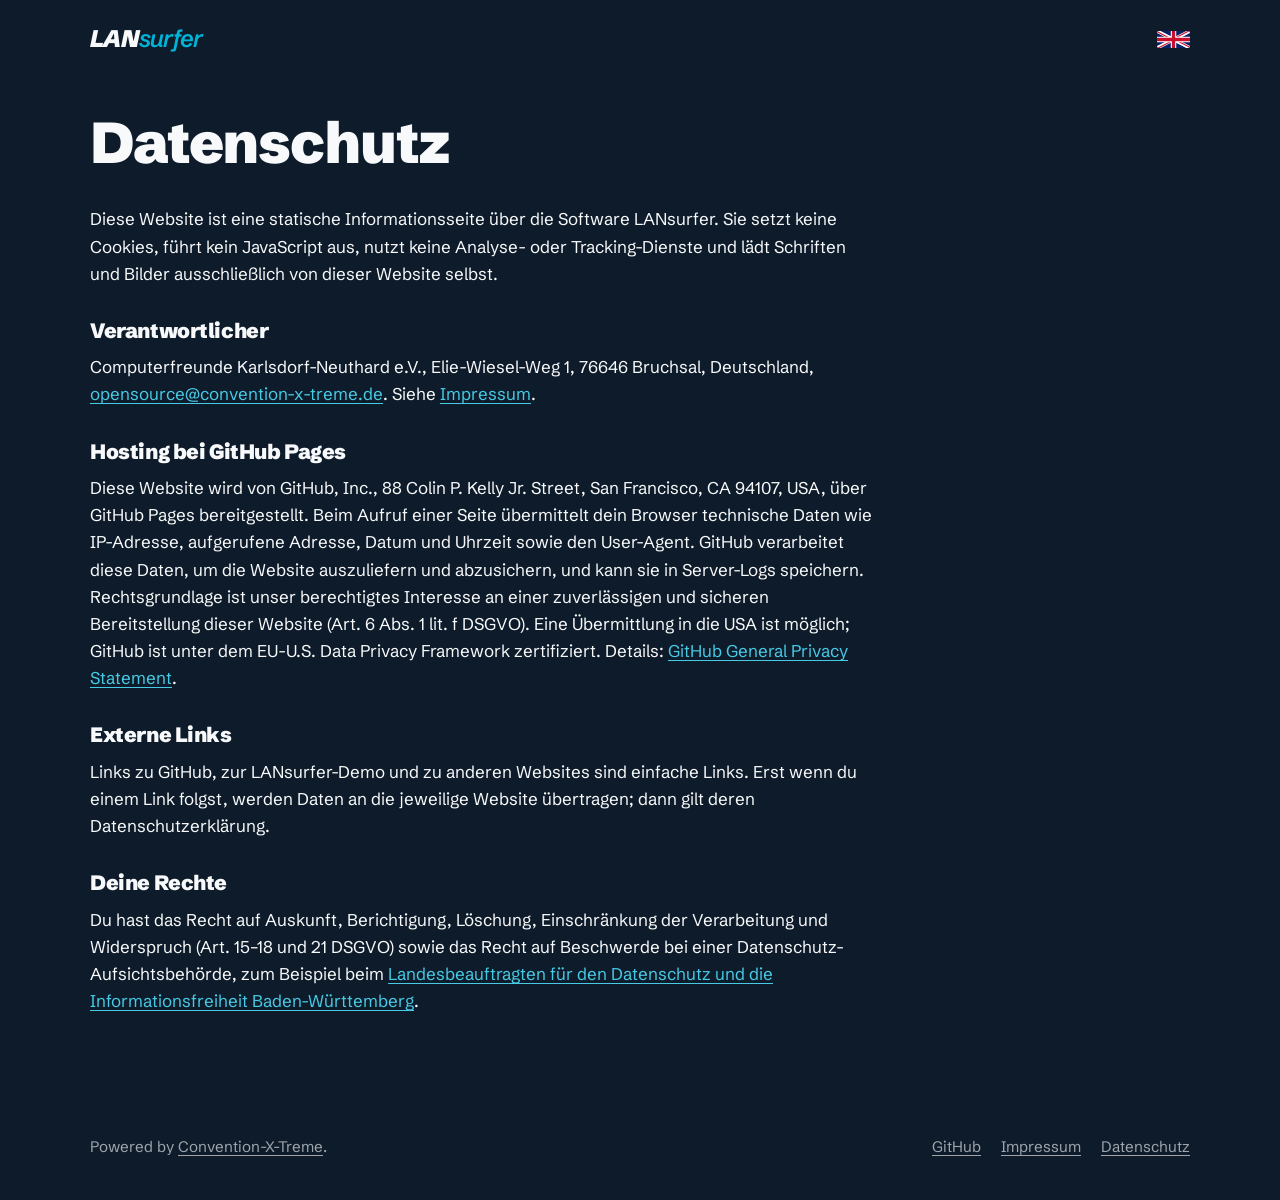
<file: site/de/datenschutz/index.html>
<!doctype html>
<html lang="de">
<head>
<meta charset="utf-8">
<meta name="viewport" content="width=device-width, initial-scale=1">
<title>Datenschutz – LANsurfer</title>
<meta name="description" content="Datenschutzerklärung der LANsurfer-Projektwebsite.">
<link rel="canonical" href="https://www.lansurfer.de/de/datenschutz/">
<link rel="alternate" hreflang="en" href="https://www.lansurfer.de/privacy/">
<link rel="alternate" hreflang="de" href="https://www.lansurfer.de/de/datenschutz/">
<link rel="alternate" hreflang="x-default" href="https://www.lansurfer.de/privacy/">
<link rel="icon" href="../../assets/images/favicon.ico" sizes="any">
<link rel="icon" href="../../assets/images/favicon-32.png" type="image/png">
<link rel="apple-touch-icon" href="../../assets/images/apple-touch-icon-180.png">
<link rel="stylesheet" href="../../assets/site.css">
</head>
<body>
<a class="skip" href="#main">Zum Inhalt springen</a>
<header class="wrap top">
  <a class="wordmark" href="../"><b>LAN</b><span>surfer</span></a>
  <nav aria-label="Hauptnavigation">
    <a class="lang" href="../../privacy/" hreflang="en" lang="en" title="English"><img src="../../assets/images/flag-gb.svg" width="30" height="15" alt="English"></a>
  </nav>
</header>
<main id="main" class="wrap legal">
<h1>Datenschutz</h1>
<p>Diese Website ist eine statische Informationsseite über die Software LANsurfer. Sie setzt keine Cookies, führt kein JavaScript aus, nutzt keine Analyse- oder Tracking-Dienste und lädt Schriften und Bilder ausschließlich von dieser Website selbst.</p>
<h2>Verantwortlicher</h2>
<p>Computerfreunde Karlsdorf-Neuthard e.V., Elie-Wiesel-Weg 1, 76646 Bruchsal, Deutschland, <a href="mailto:opensource@convention-x-treme.de">opensource@convention-x-treme.de</a>. Siehe <a href="../impressum/">Impressum</a>.</p>
<h2>Hosting bei GitHub Pages</h2>
<p>Diese Website wird von GitHub, Inc., 88 Colin P. Kelly Jr. Street, San Francisco, CA 94107, USA, über GitHub Pages bereitgestellt. Beim Aufruf einer Seite übermittelt dein Browser technische Daten wie IP-Adresse, aufgerufene Adresse, Datum und Uhrzeit sowie den User-Agent. GitHub verarbeitet diese Daten, um die Website auszuliefern und abzusichern, und kann sie in Server-Logs speichern. Rechtsgrundlage ist unser berechtigtes Interesse an einer zuverlässigen und sicheren Bereitstellung dieser Website (Art. 6 Abs. 1 lit. f DSGVO). Eine Übermittlung in die USA ist möglich; GitHub ist unter dem EU-U.S. Data Privacy Framework zertifiziert. Details: <a href="https://docs.github.com/en/site-policy/privacy-policies/github-general-privacy-statement" hreflang="en">GitHub General Privacy Statement</a>.</p>
<h2>Externe Links</h2>
<p>Links zu GitHub, zur LANsurfer-Demo und zu anderen Websites sind einfache Links. Erst wenn du einem Link folgst, werden Daten an die jeweilige Website übertragen; dann gilt deren Datenschutzerklärung.</p>
<h2>Deine Rechte</h2>
<p>Du hast das Recht auf Auskunft, Berichtigung, Löschung, Einschränkung der Verarbeitung und Widerspruch (Art. 15–18 und 21 DSGVO) sowie das Recht auf Beschwerde bei einer Datenschutz-Aufsichtsbehörde, zum Beispiel beim <a href="https://www.baden-wuerttemberg.datenschutz.de/">Landesbeauftragten für den Datenschutz und die Informationsfreiheit Baden-Württemberg</a>.</p>
</main>
<footer>
  <div class="wrap">
    <span>Powered by <a href="https://www.convention-x-treme.de">Convention-X-Treme</a>.</span>
    <nav aria-label="Fußzeile">
      <a href="https://github.com/convention-x-treme/lansurfer">GitHub</a>
      <a href="../../de/impressum/">Impressum</a>
      <a href="../../de/datenschutz/">Datenschutz</a>
    </nav>
  </div>
</footer>
</body>
</html>
</file>
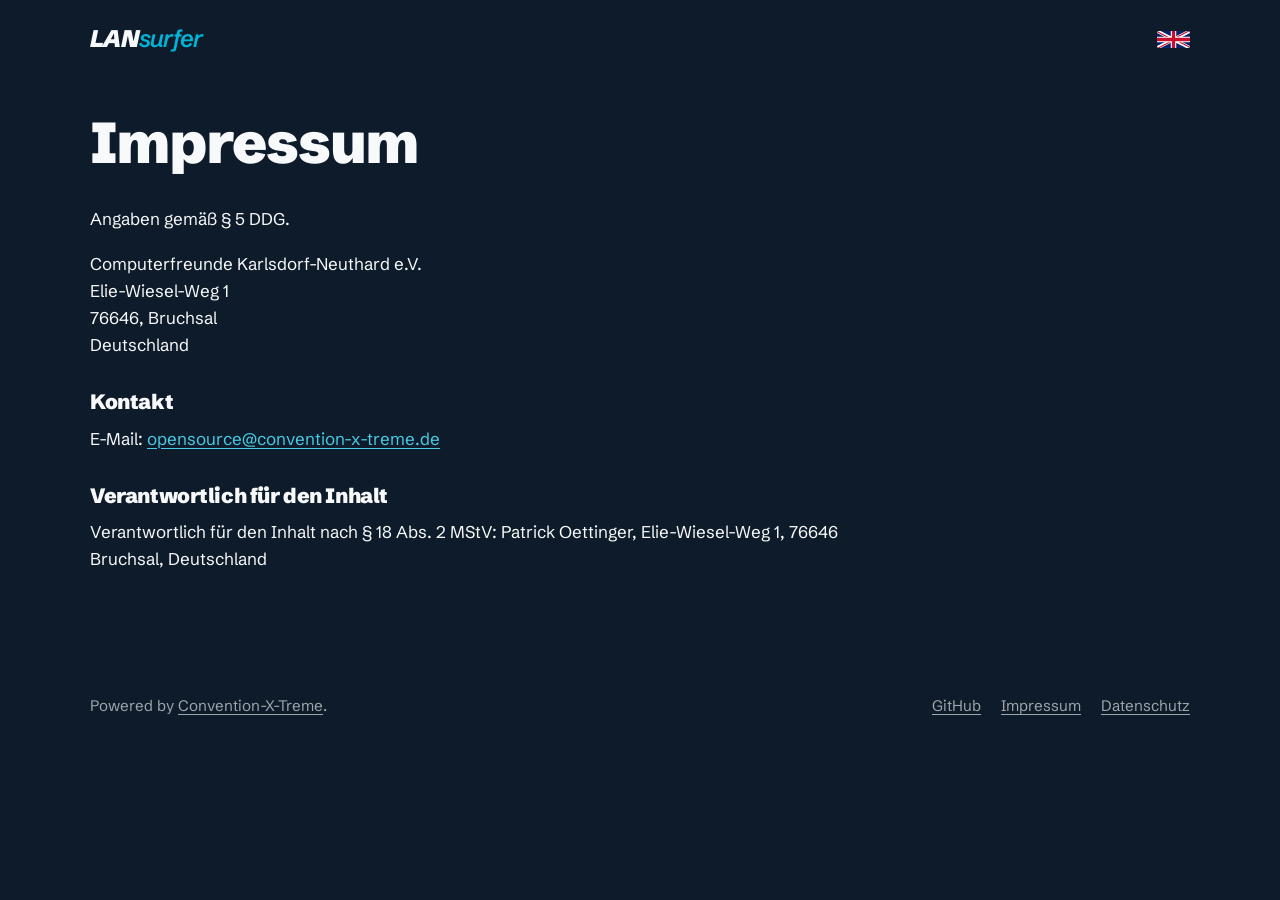
<file: site/de/impressum/index.html>
<!doctype html>
<html lang="de">
<head>
<meta charset="utf-8">
<meta name="viewport" content="width=device-width, initial-scale=1">
<title>Impressum – LANsurfer</title>
<meta name="description" content="Impressum der LANsurfer-Projektwebsite.">
<link rel="canonical" href="https://www.lansurfer.de/de/impressum/">
<link rel="alternate" hreflang="en" href="https://www.lansurfer.de/imprint/">
<link rel="alternate" hreflang="de" href="https://www.lansurfer.de/de/impressum/">
<link rel="alternate" hreflang="x-default" href="https://www.lansurfer.de/imprint/">
<link rel="icon" href="../../assets/images/favicon.ico" sizes="any">
<link rel="icon" href="../../assets/images/favicon-32.png" type="image/png">
<link rel="apple-touch-icon" href="../../assets/images/apple-touch-icon-180.png">
<link rel="stylesheet" href="../../assets/site.css">
</head>
<body>
<a class="skip" href="#main">Zum Inhalt springen</a>
<header class="wrap top">
  <a class="wordmark" href="../"><b>LAN</b><span>surfer</span></a>
  <nav aria-label="Hauptnavigation">
    <a class="lang" href="../../imprint/" hreflang="en" lang="en" title="English"><img src="../../assets/images/flag-gb.svg" width="30" height="15" alt="English"></a>
  </nav>
</header>
<main id="main" class="wrap legal">
<h1>Impressum</h1>
<p>Angaben gemäß § 5 DDG.</p>
<p>Computerfreunde Karlsdorf-Neuthard e.V.<br>Elie-Wiesel-Weg 1<br>76646, Bruchsal<br>Deutschland</p>
<h2>Kontakt</h2>
<p>E-Mail: <a href="mailto:opensource@convention-x-treme.de">opensource@convention-x-treme.de</a></p>
<h2>Verantwortlich für den Inhalt</h2>
<p>Verantwortlich für den Inhalt nach § 18 Abs. 2 MStV: Patrick Oettinger, Elie-Wiesel-Weg 1, 76646 Bruchsal, Deutschland</p>
</main>
<footer>
  <div class="wrap">
    <span>Powered by <a href="https://www.convention-x-treme.de">Convention-X-Treme</a>.</span>
    <nav aria-label="Fußzeile">
      <a href="https://github.com/convention-x-treme/lansurfer">GitHub</a>
      <a href="../../de/impressum/">Impressum</a>
      <a href="../../de/datenschutz/">Datenschutz</a>
    </nav>
  </div>
</footer>
</body>
</html>
</file>
<file: site/assets/site.css>
/* LANsurfer project website. Tokens follow DESIGN.md in the lansurfer repository. */

@font-face {
  font-family: "Schibsted Grotesk";
  src: url("fonts/schibsted-grotesk-latin-wght-normal.woff2") format("woff2");
  font-weight: 400 900;
  font-style: normal;
  font-display: swap;
}
@font-face {
  font-family: "Schibsted Grotesk";
  src: url("fonts/schibsted-grotesk-latin-wght-italic.woff2") format("woff2");
  font-weight: 400 900;
  font-style: italic;
  font-display: swap;
}
@font-face {
  font-family: "JetBrains Mono";
  src: url("fonts/jetbrains-mono-latin-wght-normal.woff2") format("woff2");
  font-weight: 100 800;
  font-display: swap;
}

:root {
  color-scheme: dark;
  --bg: #0d1b2a;          /* Deep Ocean */
  --surface: #1b263b;     /* Ocean Depth */
  --border: #163f57;      /* Harbour */
  --text: #f8f9fa;        /* White Sand */
  --muted: color-mix(in srgb, var(--text) 62%, var(--bg));
  --primary: #00b4d8;     /* Surf Blue */
  --on-primary: #0d1b2a;
  --link: #48cae4;        /* Aqua Wave */
  --label: #90e0ef;       /* Sea Foam */
  --focus: #f4d35e;       /* Golden Hour */
}

*, *::before, *::after { box-sizing: border-box; }
html { -webkit-text-size-adjust: 100%; }
body {
  margin: 0;
  background: var(--bg);
  color: var(--text);
  font: 400 17px/1.6 "Schibsted Grotesk", ui-sans-serif, system-ui, sans-serif;
}
img { max-width: 100%; height: auto; display: block; }
a { color: var(--link); text-underline-offset: 0.2em; }
a:hover { text-decoration-thickness: 2px; }
:focus-visible { outline: 3px solid var(--focus); outline-offset: 3px; border-radius: 4px; }
::selection { background: var(--primary); color: var(--on-primary); }
h1, h2, h3 { font-weight: 900; line-height: 1.15; letter-spacing: -0.02em; margin: 0 0 0.5em; }
h1 { font-size: clamp(2.2rem, 6vw, 3.6rem); }
h2 { font-size: clamp(1.6rem, 4vw, 2.1rem); }
h3 { font-size: 1.15rem; }
p { margin: 0 0 1em; }

.wrap { width: min(1100px, 100% - 2.5rem); margin-inline: auto; }
.skip { position: absolute; left: -999px; }
.skip:focus { left: 1rem; top: 1rem; background: var(--surface); color: var(--text); padding: 0.5rem 1rem; z-index: 1; }

.wordmark { font-style: italic; font-size: 1.5rem; letter-spacing: -0.03em; color: var(--text); text-decoration: none; }
.wordmark b { font-weight: 900; }
.wordmark span { font-weight: 600; color: var(--primary); }

.top { display: flex; align-items: center; justify-content: space-between; gap: 1rem; padding-block: 1.25rem; }
.top nav { display: flex; gap: 1.25rem; align-items: center; font-weight: 600; font-size: 0.95rem; line-height: 1; }
.top nav a { color: var(--text); text-decoration: none; }
.top nav a:hover { text-decoration: underline; }
.lang { display: inline-flex; padding: 0.5rem; margin: -0.5rem; border-radius: 6px; }
.lang img { height: 1.1em; width: auto; border-radius: 2px; box-shadow: 0 0 0 1px rgb(13 27 42 / 0.2); transition: transform 0.2s cubic-bezier(0.16, 1, 0.3, 1); }
.lang:hover img { transform: translateY(-1px); }

.mono { font-family: "JetBrains Mono", ui-monospace, monospace; font-size: 0.8rem; letter-spacing: 0.06em; text-transform: uppercase; color: var(--label); }

.btn {
  display: inline-block; padding: 0.75rem 1.4rem; border-radius: 10px; text-align: center;
  font-weight: 700; text-decoration: none; border: 2px solid transparent;
}
.btn:hover { text-decoration: none; filter: brightness(1.1); }
.btn-primary { background: var(--primary); color: var(--on-primary); }
.btn-quiet { border-color: var(--border); color: var(--text); background: var(--surface); }
.actions { display: flex; flex-wrap: wrap; gap: 0.75rem; margin-top: 1.5rem; }

/* Hero: the wave gradient is reserved for key visuals (DESIGN.md). Stops keep the text side and
   the nav band dark enough for White Sand text (≥4.5:1); the light end sits behind the otter. */
.hero {
  background:
    linear-gradient(to bottom, rgb(13 27 42 / 0.65), rgb(13 27 42 / 0) 30%),
    linear-gradient(95deg, #0d1b2a 0%, #0077a8 55%, #48cae4 80%, #ff6b35 100%);
  color: #f8f9fa;
  --focus: #f4d35e;
}
.hero .wordmark, .hero .top nav a { color: #f8f9fa; }
.hero .wordmark span { color: #90e0ef; }
.hero-body { display: grid; grid-template-columns: 1.3fr 1fr; gap: 2rem; align-items: center; padding-top: 2rem; }
.hero-body > div { padding-bottom: 3.5rem; }
.hero-body .lead { font-size: 1.2rem; max-width: 34em; }
.hero-body .mono { color: #90e0ef; }
.hero .btn-primary { background: #f8f9fa; color: #0d1b2a; }
.hero .btn-quiet { background: transparent; border-color: #f8f9fa; color: #f8f9fa; }
.hero .btn-quiet:hover { background: rgb(248 249 250 / 0.12); }
.hero .otter { align-self: end; max-height: 420px; width: auto; justify-self: end; }

section { padding-block: 4rem; }
.intro > p, .legal > * { max-width: 46em; }

.steps { list-style: none; padding: 0; margin: 2rem 0 0; display: grid; grid-template-columns: repeat(3, 1fr); gap: 1rem; counter-reset: step; }
.card { background: var(--surface); border: 1px solid var(--border); border-radius: 14px; padding: 1.5rem; }
.card p:last-child { margin: 0; }
.steps li { counter-increment: step; }
.steps li::before { content: counter(step); display: block; font: 700 1.6rem/1 "JetBrains Mono", monospace; color: var(--primary); margin-bottom: 0.75rem; }
.steps p { color: var(--muted); }

.shots { display: grid; gap: 2rem; margin-top: 2rem; }
.shots figure { margin: 0; }
.shots img { border-radius: 12px; border: 1px solid var(--border); }
.shots figcaption { margin-top: 0.6rem; color: var(--muted); font-size: 0.95rem; }

.split { display: grid; grid-template-columns: 1fr 1fr; gap: 1rem; margin-top: 2rem; }
.alt { background: var(--surface); border-block: 1px solid var(--border); }
.alt .card { background: var(--bg); }

footer { padding-block: 2.5rem; color: var(--muted); font-size: 0.95rem; }
footer .wrap { display: flex; flex-wrap: wrap; align-items: center; gap: 0.75rem 1.5rem; justify-content: space-between; }
footer nav { display: flex; flex-wrap: wrap; align-items: center; gap: 0.75rem 1.25rem; }
footer a { color: var(--muted); }

.legal { padding-block: 2rem 4rem; }
.legal h2 { font-size: 1.3rem; margin-top: 2rem; }

@media (max-width: 760px) {
  .hero-body, .split, .steps { grid-template-columns: 1fr; }
  .hero { background: linear-gradient(175deg, #0d1b2a 0%, #0077a8 66%, #48cae4 88%, #ff6b35 100%); }
  .hero .otter { max-height: 260px; justify-self: center; }
  .hero-body > div { padding-bottom: 0; }
  .top nav .hide-sm { display: none; }
  .actions .btn { flex: 1 1 auto; }
  section { padding-block: 3rem; }
}
</file>
